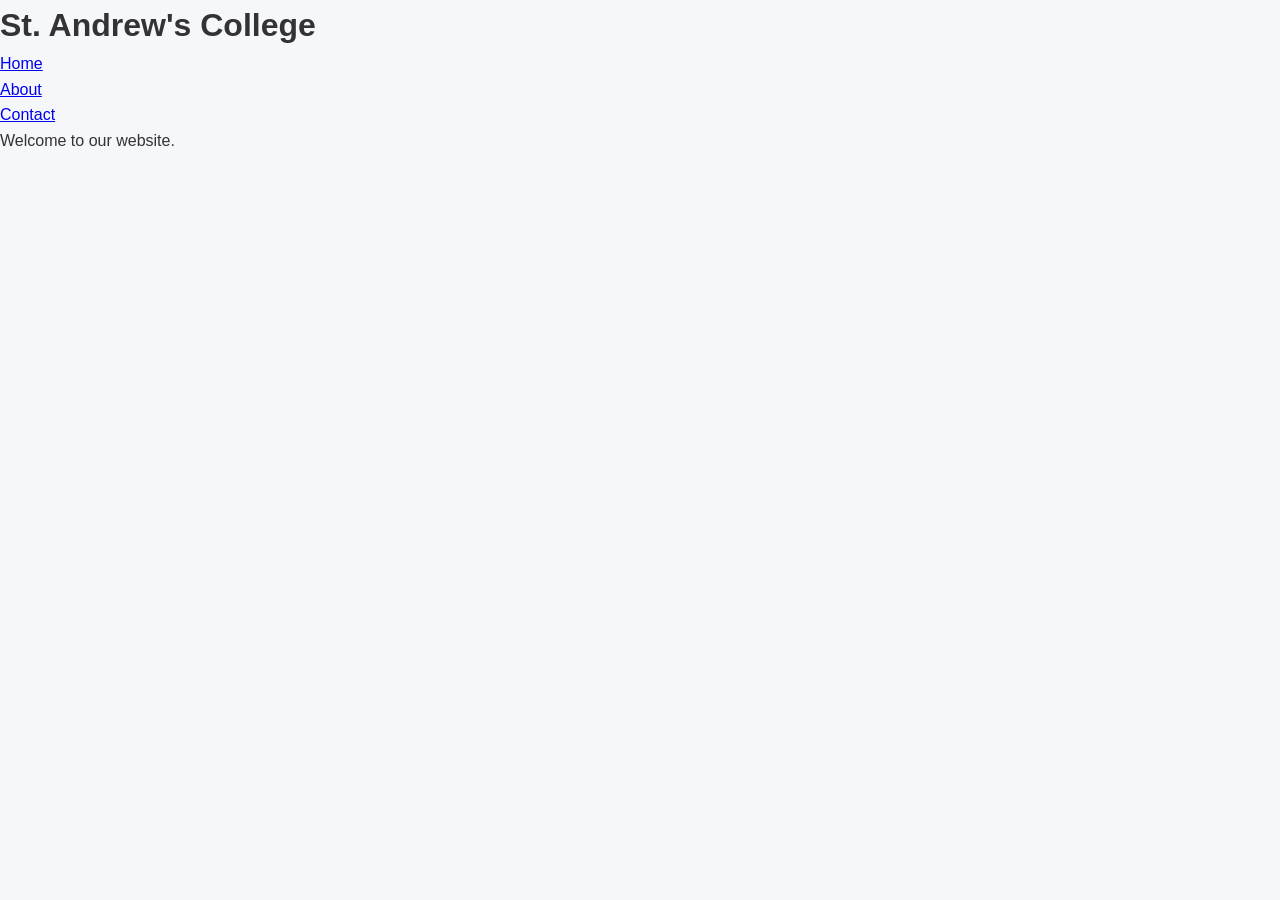
<file: index.html>
<!DOCTYPE html>
<html>
<head>
    <title>College Website</title>
<link rel="stylesheet" href="style.css">
</head>
<body>
<h1>St. Andrew's College</h1>
<ul>
<li><a href="index.html">Home</a></li>
<li><a href="about.html">About</a></li>
<li><a href="contact.html">Contact</a></li>
</ul>
<p>Welcome to our website.</p>
</body>
</html>
</file>
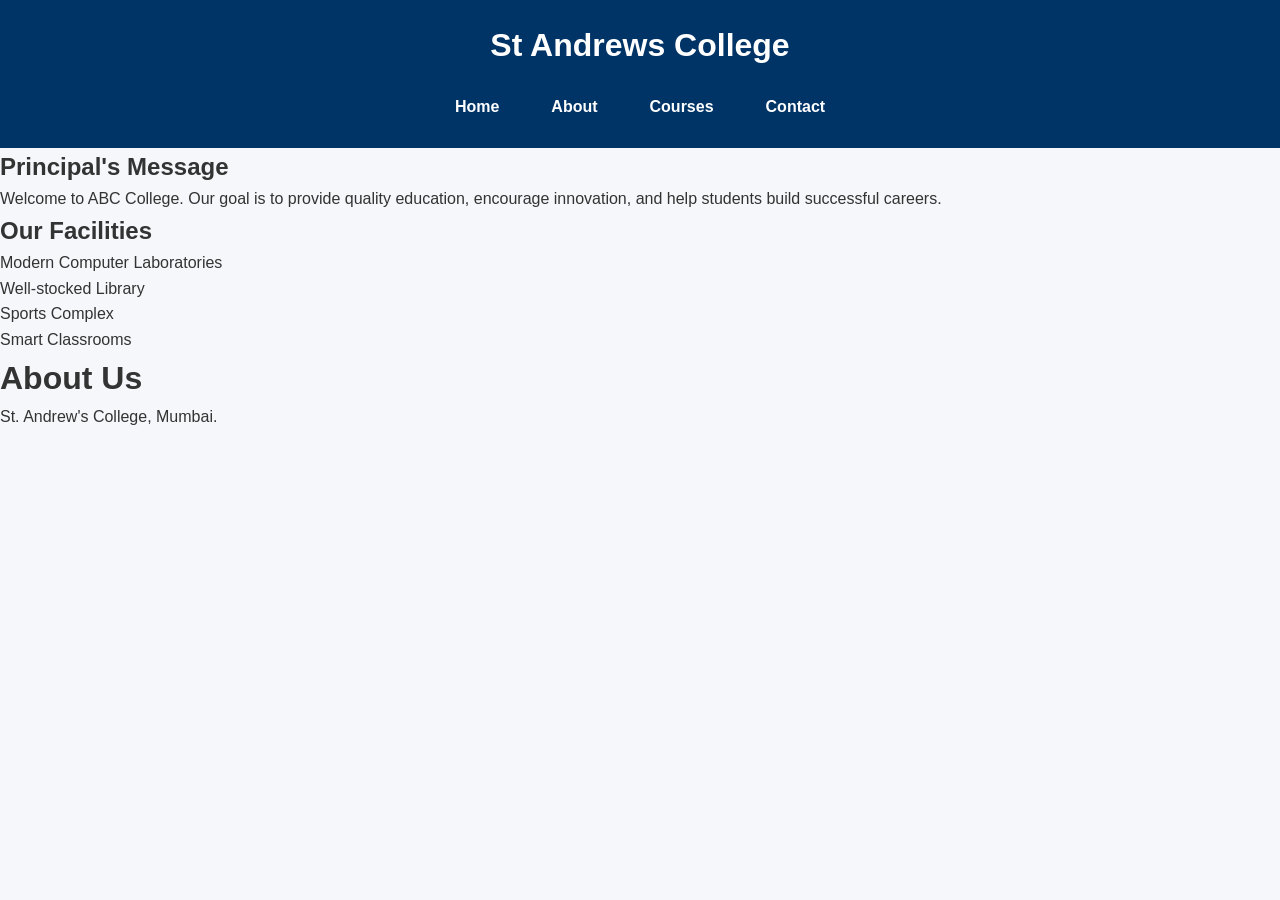
<file: about.html>
<!DOCTYPE html>
<html>
    <head>
        <link rel="stylesheet" href="style.css">
        <body>
    <header>
    <h1>St Andrews College</h1>

    <nav>
        <ul>
            <li><a href="index.html">Home</a></li>
            <li><a href="about.html">About</a></li>
            <li><a href="courses.html">Courses</a></li>
            <li><a href="contact.html">Contact</a></li>
        </ul>
    </nav>
</header>
<section>
    <h2>Principal's Message</h2>
    <p>
        Welcome to ABC College. Our goal is to provide quality education,
        encourage innovation, and help students build successful careers.
    </p>
</section>

<section>
    <h2>Our Facilities</h2>
    <ul>
        <li>Modern Computer Laboratories</li>
        <li>Well-stocked Library</li>
        <li>Sports Complex</li>
        <li>Smart Classrooms</li>
    </ul>
</section>
            <h1>About Us</h1>
<p>St. Andrew's College, Mumbai.</p>
        </body>
    </head>



</html>
</file>
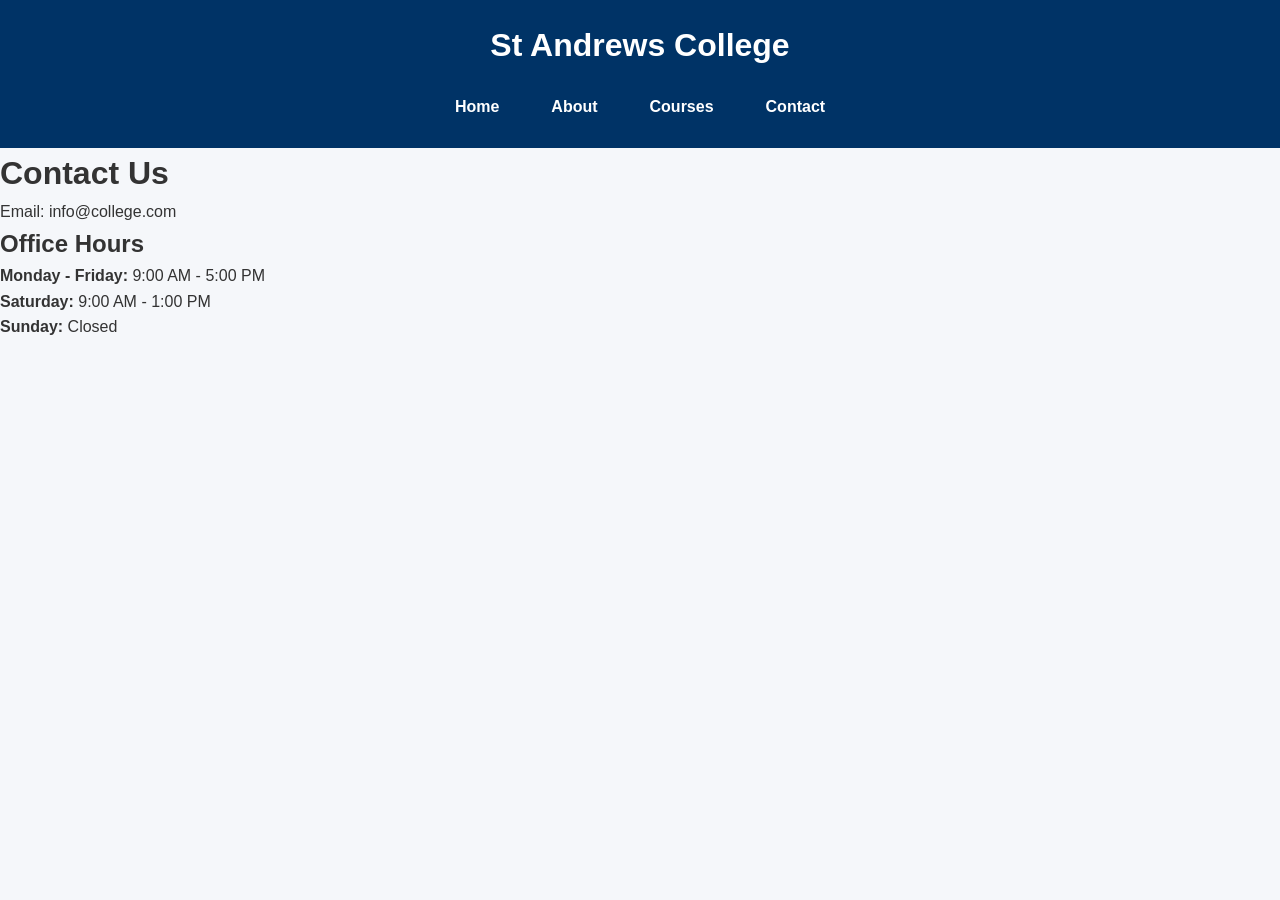
<file: contact.html>
<!DOCTYPE html>
<html>
    <head>
        <link rel="stylesheet" href="style.css">
        <body>
            <header>
    <h1>St Andrews College</h1>

    <nav>
        <ul>
            <li><a href="index.html">Home</a></li>
            <li><a href="about.html">About</a></li>
            <li><a href="courses.html">Courses</a></li>
            <li><a href="contact.html">Contact</a></li>
        </ul>
    </nav>
</header>
<h1>Contact Us</h1>
<p>Email: info@college.com</p>
<section>
    <h2>Office Hours</h2>

    <p><strong>Monday - Friday:</strong> 9:00 AM - 5:00 PM</p>
    <p><strong>Saturday:</strong> 9:00 AM - 1:00 PM</p>
    <p><strong>Sunday:</strong> Closed</p>
</section>
        </body>
    </head>
</html>
</file>
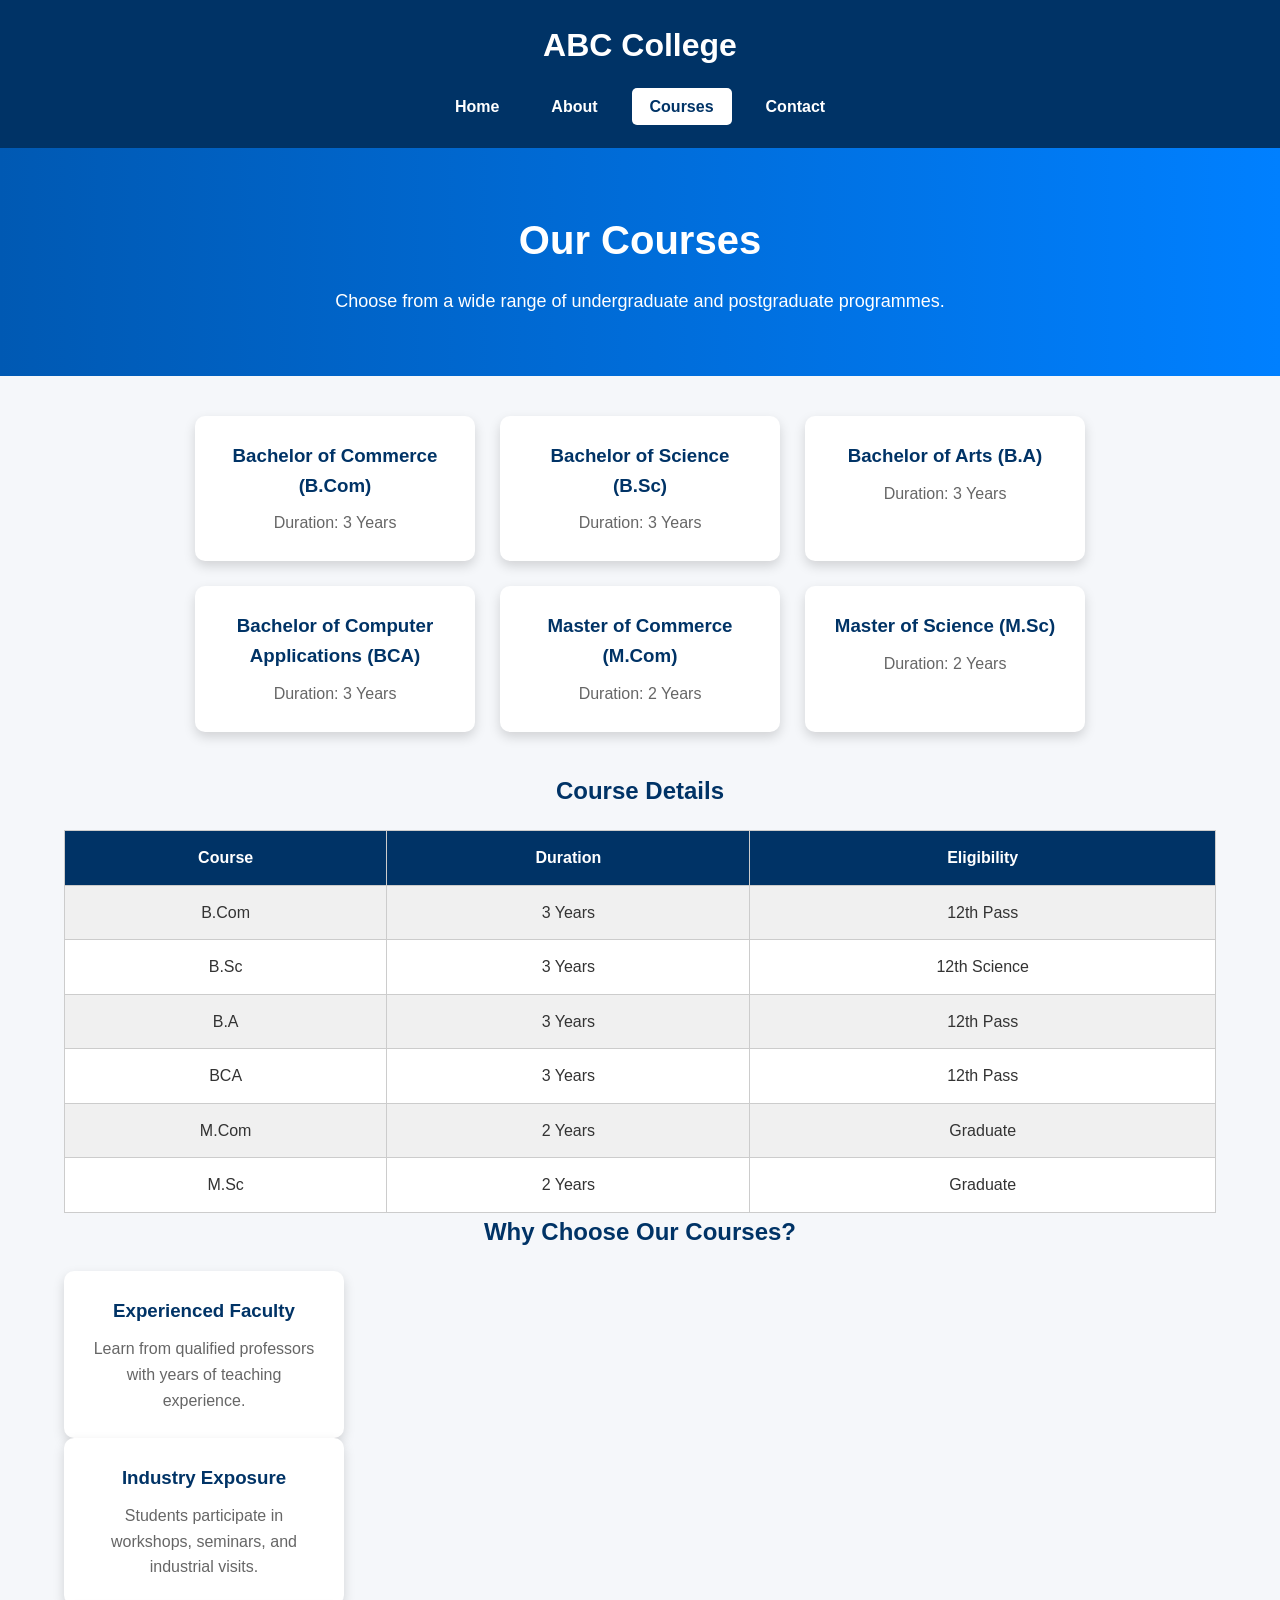
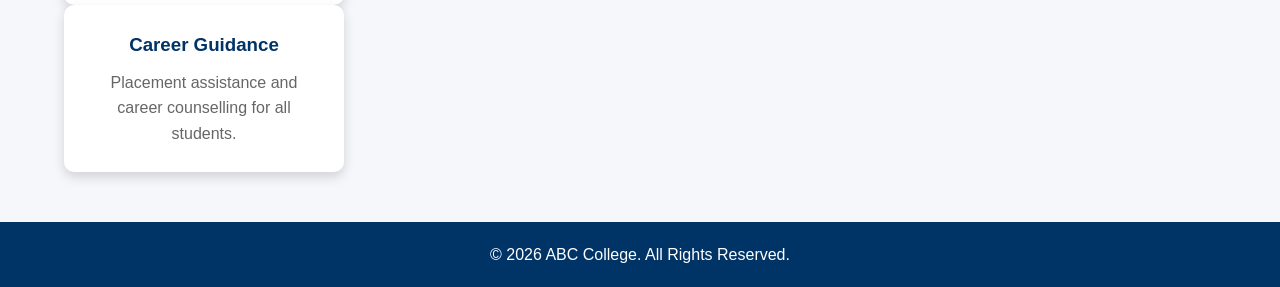
<file: courses.html>
<!DOCTYPE html>
<html>
    <head>
        <body>
            <!DOCTYPE html>
<html lang="en">

<head>
    <meta charset="UTF-8">
    <meta name="viewport" content="width=device-width, initial-scale=1.0">
    <title>Courses - St Andrews College</title>

    <link rel="stylesheet" href="style.css">
</head>

<body>

    <!-- Navigation -->

    <header>

        <h1>ABC College</h1>

        <nav>
            <ul>
                <li><a href="index.html">Home</a></li>
                <li><a href="about.html">About</a></li>
                <li><a href="courses.html" class="active">Courses</a></li>
                <li><a href="contact.html">Contact</a></li>
            </ul>
        </nav>

    </header>

    <!-- Hero Section -->

    <section class="hero">

        <h2>Our Courses</h2>

        <p>Choose from a wide range of undergraduate and postgraduate programmes.</p>

    </section>

    <!-- Course Cards -->

    <section class="container">

        <div class="card">
            <h3>Bachelor of Commerce (B.Com)</h3>
            <p>Duration: 3 Years</p>
        </div>

        <div class="card">
            <h3>Bachelor of Science (B.Sc)</h3>
            <p>Duration: 3 Years</p>
        </div>

        <div class="card">
            <h3>Bachelor of Arts (B.A)</h3>
            <p>Duration: 3 Years</p>
        </div>

        <div class="card">
            <h3>Bachelor of Computer Applications (BCA)</h3>
            <p>Duration: 3 Years</p>
        </div>

        <div class="card">
            <h3>Master of Commerce (M.Com)</h3>
            <p>Duration: 2 Years</p>
        </div>

        <div class="card">
            <h3>Master of Science (M.Sc)</h3>
            <p>Duration: 2 Years</p>
        </div>

    </section>

    <!-- Course Table -->

    <section class="table-section">

        <h2>Course Details</h2>

        <table>

            <tr>
                <th>Course</th>
                <th>Duration</th>
                <th>Eligibility</th>
            </tr>

            <tr>
                <td>B.Com</td>
                <td>3 Years</td>
                <td>12th Pass</td>
            </tr>

            <tr>
                <td>B.Sc</td>
                <td>3 Years</td>
                <td>12th Science</td>
            </tr>

            <tr>
                <td>B.A</td>
                <td>3 Years</td>
                <td>12th Pass</td>
            </tr>

            <tr>
                <td>BCA</td>
                <td>3 Years</td>
                <td>12th Pass</td>
            </tr>

            <tr>
                <td>M.Com</td>
                <td>2 Years</td>
                <td>Graduate</td>
            </tr>

            <tr>
                <td>M.Sc</td>
                <td>2 Years</td>
                <td>Graduate</td>
            </tr>

        </table>
        <section>
    <h2>Why Choose Our Courses?</h2>

    <div class="card">
        <h3>Experienced Faculty</h3>
        <p>Learn from qualified professors with years of teaching experience.</p>
    </div>

    <div class="card">
        <h3>Industry Exposure</h3>
        <p>Students participate in workshops, seminars, and industrial visits.</p>
    </div>

    <div class="card">
        <h3>Career Guidance</h3>
        <p>Placement assistance and career counselling for all students.</p>
    </div>

</section>

    </section>

    <footer>

        <p>© 2026 ABC College. All Rights Reserved.</p>

    </footer>

        </body>
    </head>
</html>
</file>
<file: style.css>
/* ==========================
   GLOBAL STYLES
========================== */

* {
    margin: 0;
    padding: 0;
    box-sizing: border-box;
}

body {
    font-family: Arial, Helvetica, sans-serif;
    background-color: #f5f7fa;
    color: #333;
    line-height: 1.6;
}

/* ==========================
   HEADER
========================== */

header {
    background: #003366;
    color: white;
    text-align: center;
    padding: 20px;
}

header h1 {
    margin-bottom: 15px;
    font-size: 32px;
}

/* ==========================
   NAVIGATION
========================== */

nav ul {
    list-style: none;
    display: flex;
    justify-content: center;
    flex-wrap: wrap;
}

nav ul li {
    margin: 8px;
}

nav ul li a {
    text-decoration: none;
    color: white;
    padding: 10px 18px;
    border-radius: 5px;
    transition: 0.3s;
    font-weight: bold;
}

nav ul li a:hover,
nav ul li a.active {
    background: white;
    color: #003366;
}

/* ==========================
   HERO SECTION
========================== */

.hero {
    background: linear-gradient(to right, #0059b3, #0080ff);
    color: white;
    text-align: center;
    padding: 60px 20px;
}

.hero h2 {
    font-size: 40px;
    margin-bottom: 15px;
}

.hero p {
    font-size: 18px;
}

/* ==========================
   COURSE CARDS
========================== */

.container {
    width: 90%;
    margin: 40px auto;

    display: flex;
    justify-content: center;
    flex-wrap: wrap;
    gap: 25px;
}

.card {
    background: white;
    width: 280px;
    padding: 25px;
    border-radius: 10px;
    box-shadow: 0px 5px 12px rgba(0,0,0,0.15);
    text-align: center;
    transition: 0.3s;
}

.card:hover {
    transform: translateY(-8px);
}

.card h3 {
    color: #003366;
    margin-bottom: 10px;
}

.card p {
    color: #666;
}

/* ==========================
   TABLE
========================== */

.table-section {
    width: 90%;
    margin: auto;
    margin-bottom: 40px;
}

.table-section h2 {
    text-align: center;
    color: #003366;
    margin-bottom: 20px;
}

table {
    width: 100%;
    border-collapse: collapse;
    background: white;
}

table th {
    background: #003366;
    color: white;
}

table th,
table td {
    border: 1px solid #ccc;
    padding: 14px;
    text-align: center;
}

table tr:nth-child(even) {
    background: #f0f0f0;
}

table tr:hover {
    background: #dbe9ff;
}

/* ==========================
   BUTTON
========================== */

.btn {
    display: inline-block;
    background: #003366;
    color: white;
    text-decoration: none;
    padding: 12px 25px;
    border-radius: 5px;
    margin-top: 15px;
    transition: 0.3s;
}

.btn:hover {
    background: #0059b3;
}

/* ==========================
   FOOTER
========================== */

footer {
    background: #003366;
    color: white;
    text-align: center;
    padding: 20px;
    margin-top: 50px;
}

/* ==========================
   RESPONSIVE DESIGN
========================== */

@media (max-width: 768px) {

    nav ul {
        flex-direction: column;
    }

    .hero h2 {
        font-size: 30px;
    }

    .container {
        flex-direction: column;
        align-items: center;
    }

    table {
        font-size: 14px;
    }
    /* Office Hours */

section {
    margin-top: 30px;
}

strong {
    color: #003366;
}

}
</file>
